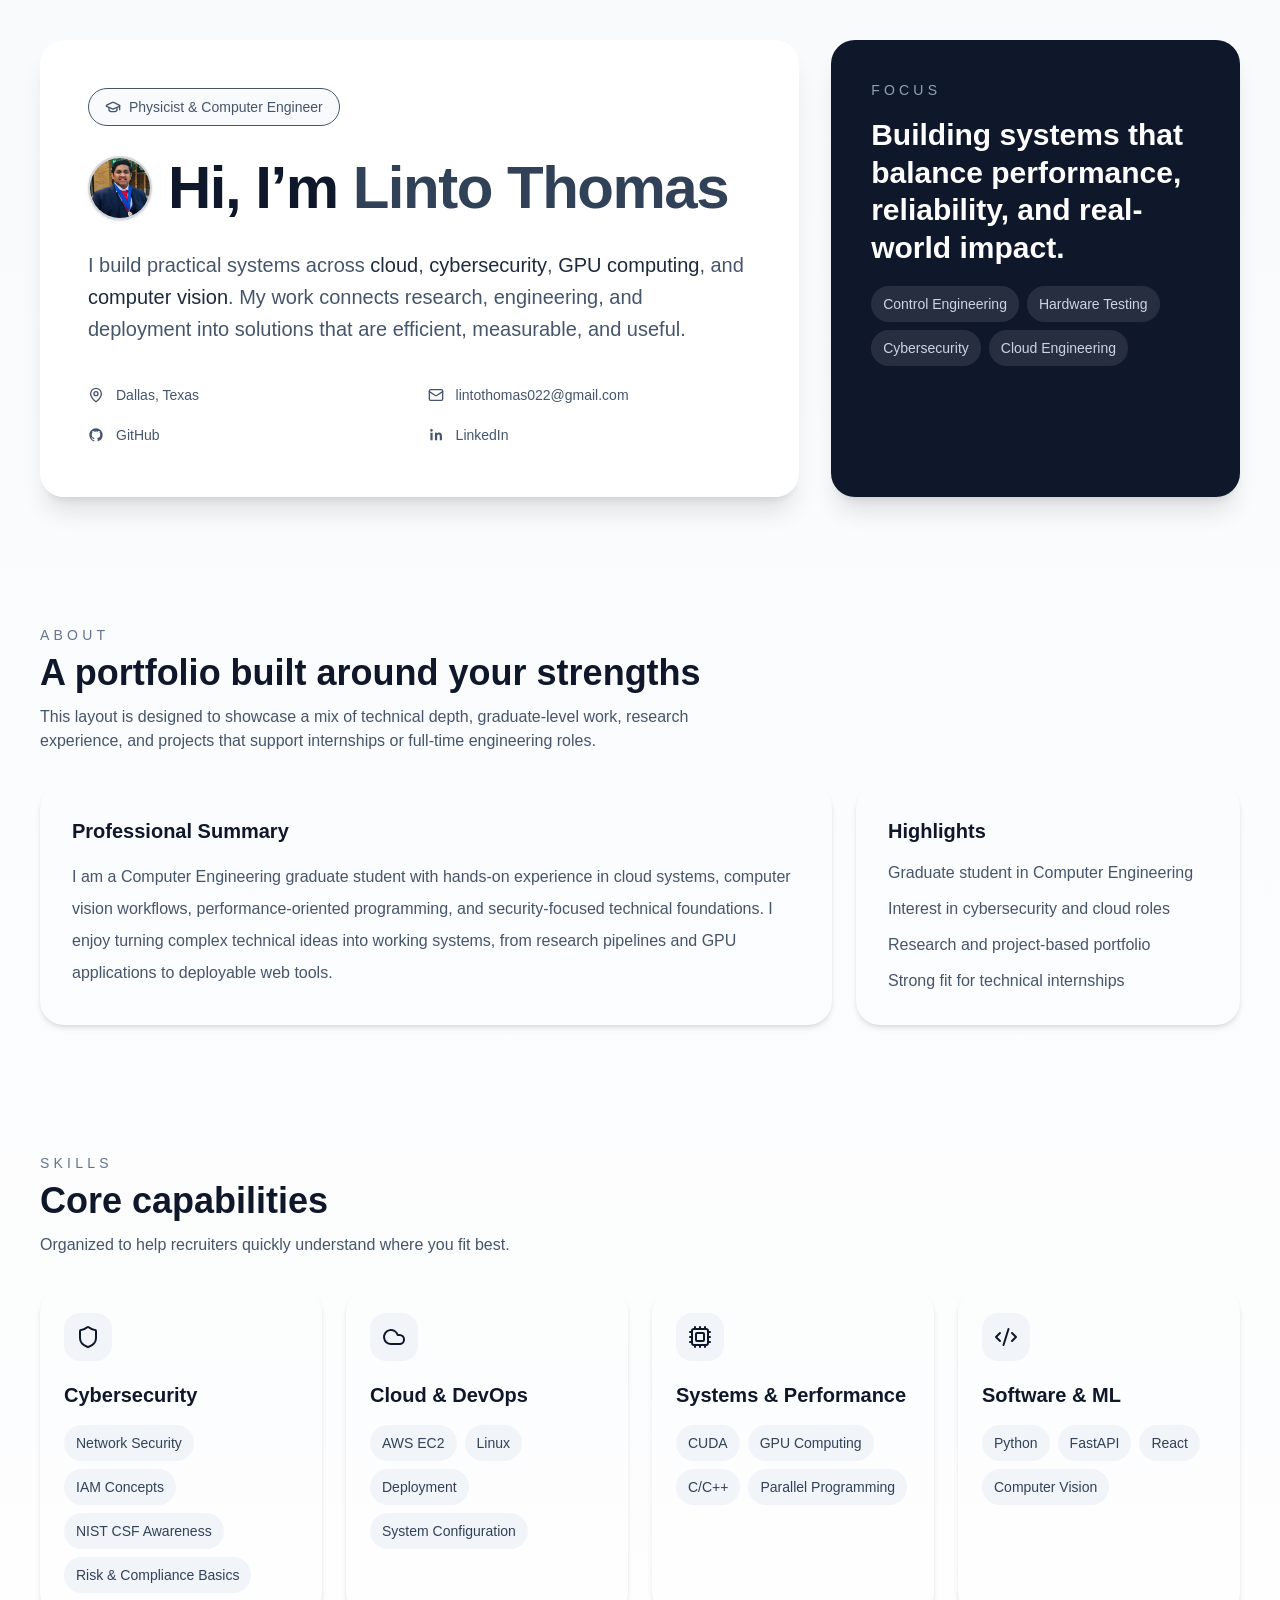
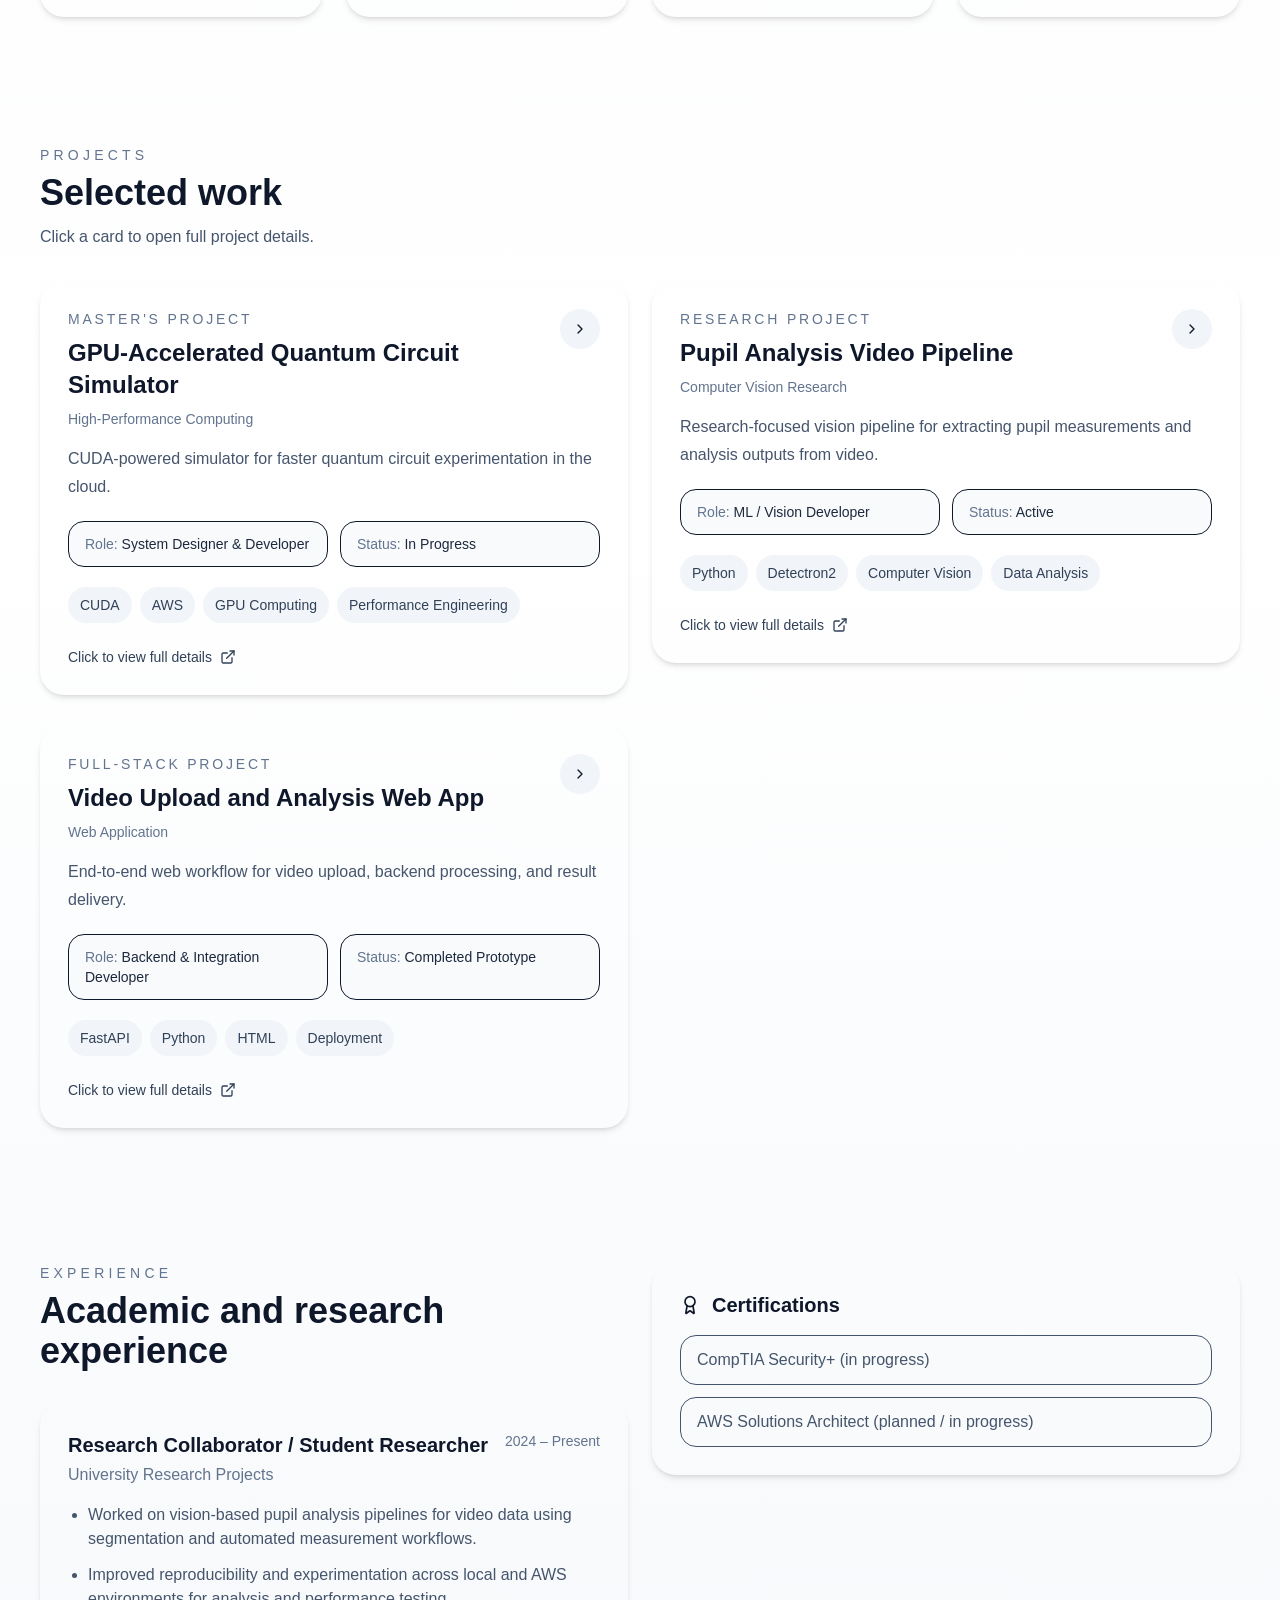
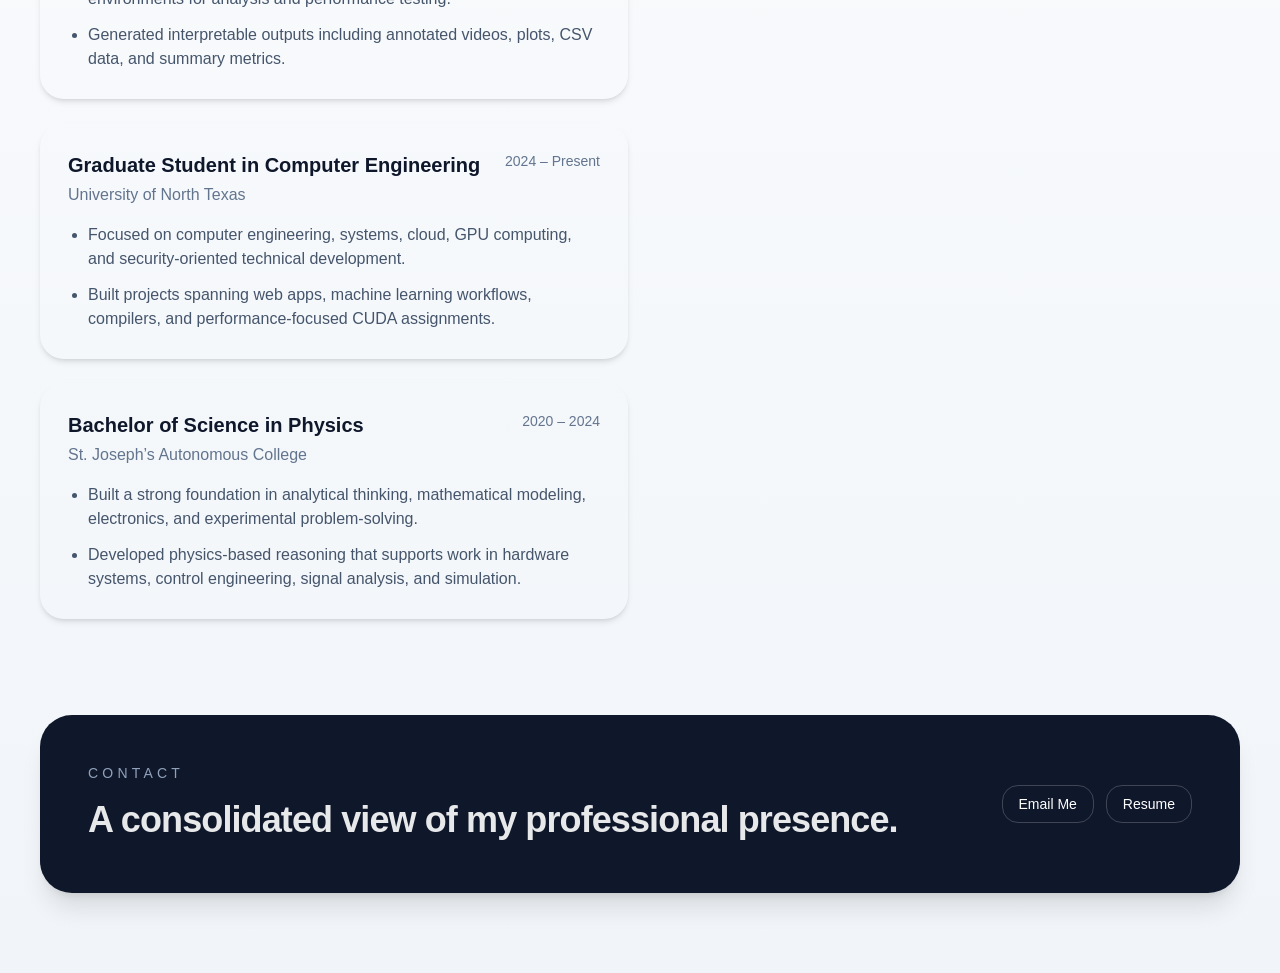
<file: index.html>
<!DOCTYPE html><html lang="en" class="geist_a71539c9-module__T19VSG__variable geist_mono_8d43a2aa-module__8Li5zG__variable h-full antialiased"><head><meta charSet="utf-8"/><meta name="viewport" content="width=device-width, initial-scale=1"/><link rel="preload" href="/_next/static/media/797e433ab948586e-s.p.0.q-h669a_dqa.woff2" as="font" crossorigin="" type="font/woff2"/><link rel="preload" href="/_next/static/media/caa3a2e1cccd8315-s.p.16t1db8_9y2o~.woff2" as="font" crossorigin="" type="font/woff2"/><link rel="stylesheet" href="/_next/static/chunks/0qd6q-2_gj5hf.css" data-precedence="next"/><link rel="preload" as="script" fetchPriority="low" href="/_next/static/chunks/11qk_vpw_zwkf.js"/><script src="/_next/static/chunks/0pjq-hlddzx4h.js" async=""></script><script src="/_next/static/chunks/10~x95jhs6ns3.js" async=""></script><script src="/_next/static/chunks/turbopack-0ikejbk8pggqy.js" async=""></script><script src="/_next/static/chunks/0fsi8lw5utejl.js" async=""></script><script src="/_next/static/chunks/0d3tkj33oycf2.js" async=""></script><script src="/_next/static/chunks/03xt42rkaa5n6.js" async=""></script><meta name="next-size-adjust" content=""/><title>Linto Thomas | Portfolio</title><meta name="description" content="Physicist &amp; Computer Engineer"/><link rel="icon" href="/favicon.ico?favicon.0wsxc2b-c143i.ico" sizes="48x48" type="image/x-icon"/><script src="/_next/static/chunks/03~yq9q893hmn.js" noModule=""></script></head><body class="min-h-full flex flex-col"><div hidden=""><!--$--><!--/$--></div><div class="min-h-screen bg-gradient-to-b from-slate-50 via-white to-slate-100 text-slate-900"><section class="mx-auto max-w-7xl px-6 pb-16 pt-10 md:px-10"><div class="grid items-stretch gap-8 lg:grid-cols-[1.3fr_0.7fr]" style="opacity:0;transform:translateY(24px)"><div class="rounded-3xl border-0 bg-white/90 shadow-xl backdrop-blur"><div class="p-8 md:p-12"><div class="inline-flex items-center gap-2 rounded-full border bg-slate-50 px-4 py-2 text-sm text-slate-600"><svg xmlns="http://www.w3.org/2000/svg" width="24" height="24" viewBox="0 0 24 24" fill="none" stroke="currentColor" stroke-width="2" stroke-linecap="round" stroke-linejoin="round" class="lucide lucide-graduation-cap h-4 w-4" aria-hidden="true"><path d="M21.42 10.922a1 1 0 0 0-.019-1.838L12.83 5.18a2 2 0 0 0-1.66 0L2.6 9.08a1 1 0 0 0 0 1.832l8.57 3.908a2 2 0 0 0 1.66 0z"></path><path d="M22 10v6"></path><path d="M6 12.5V16a6 3 0 0 0 12 0v-3.5"></path></svg>Physicist &amp; Computer Engineer</div><div class="mt-6 flex items-center gap-4"><img alt="Profile" loading="lazy" width="64" height="64" decoding="async" data-nimg="1" class="rounded-full object-cover border-2 border-gray-300 shadow-sm" style="color:transparent" src="/profile.jpeg"/><h1 class="text-4xl font-semibold leading-tight tracking-tight md:text-6xl">Hi, I’m <span class="text-slate-700">Linto Thomas</span></h1></div><p class="mt-6 max-w-2xl text-lg leading-8 text-slate-600 md:text-xl">I build practical systems across<!-- --> <span class="font-medium text-slate-800">cloud</span>,<!-- --> <span class="font-medium text-slate-800">cybersecurity</span>,<!-- --> <span class="font-medium text-slate-800">GPU computing</span>, and<!-- --> <span class="font-medium text-slate-800">computer vision</span>. My work connects research, engineering, and deployment into solutions that are efficient, measurable, and useful.</p><div class="mt-10 grid gap-4 text-sm text-slate-600 sm:grid-cols-2"><div class="flex items-center gap-3"><svg xmlns="http://www.w3.org/2000/svg" width="24" height="24" viewBox="0 0 24 24" fill="none" stroke="currentColor" stroke-width="2" stroke-linecap="round" stroke-linejoin="round" class="lucide lucide-map-pin h-4 w-4" aria-hidden="true"><path d="M20 10c0 4.993-5.539 10.193-7.399 11.799a1 1 0 0 1-1.202 0C9.539 20.193 4 14.993 4 10a8 8 0 0 1 16 0"></path><circle cx="12" cy="10" r="3"></circle></svg> Dallas, Texas</div><div class="flex items-center gap-3"><svg xmlns="http://www.w3.org/2000/svg" width="24" height="24" viewBox="0 0 24 24" fill="none" stroke="currentColor" stroke-width="2" stroke-linecap="round" stroke-linejoin="round" class="lucide lucide-mail h-4 w-4" aria-hidden="true"><path d="m22 7-8.991 5.727a2 2 0 0 1-2.009 0L2 7"></path><rect x="2" y="4" width="20" height="16" rx="2"></rect></svg> lintothomas022@gmail.com</div><a href="https://github.com/lintothomas022" aria-label="GitHub" class="mx-[-0.5rem] flex items-center gap-3 rounded-xl px-2 py-1 transition hover:bg-slate-100"><svg viewBox="0 0 24 24" fill="currentColor" aria-hidden="true" class="h-4 w-4"><path d="M12 2C6.477 2 2 6.484 2 12.017c0 4.425 2.865 8.18 6.839 9.504.5.092.682-.217.682-.483 0-.237-.008-.866-.013-1.7-2.782.605-3.369-1.343-3.369-1.343-.455-1.158-1.11-1.466-1.11-1.466-.908-.62.069-.608.069-.608 1.004.07 1.532 1.032 1.532 1.032.892 1.53 2.341 1.088 2.91.832.091-.647.349-1.088.635-1.338-2.22-.253-4.555-1.113-4.555-4.951 0-1.093.39-1.988 1.03-2.688-.104-.253-.447-1.272.098-2.65 0 0 .84-.27 2.75 1.027A9.564 9.564 0 0 1 12 6.844c.85.004 1.705.115 2.504.337 1.909-1.297 2.747-1.027 2.747-1.027.547 1.378.204 2.397.1 2.65.64.7 1.028 1.595 1.028 2.688 0 3.848-2.339 4.695-4.566 4.943.359.309.678.919.678 1.852 0 1.336-.012 2.415-.012 2.744 0 .268.18.58.688.481A10.02 10.02 0 0 0 22 12.017C22 6.484 17.523 2 12 2Z"></path></svg><span>GitHub</span></a><a href="https://www.linkedin.com/in/linto-thomas-76081430a/" aria-label="LinkedIn" class="mx-[-0.5rem] flex items-center gap-3 rounded-xl px-2 py-1 transition hover:bg-slate-100"><svg viewBox="0 0 24 24" fill="currentColor" aria-hidden="true" class="h-4 w-4"><path d="M6.94 8.5H3.56V20h3.38V8.5ZM5.25 3C4.14 3 3.24 3.9 3.24 5.01c0 1.1.9 2 2.01 2 1.1 0 2-.9 2-2A2 2 0 0 0 5.25 3ZM20.76 12.79c0-3.14-1.68-4.6-3.92-4.6-1.81 0-2.62 1-3.08 1.7V8.5h-3.38c.05.92 0 11.5 0 11.5h3.38v-6.42c0-.34.02-.68.13-.92.27-.68.88-1.38 1.91-1.38 1.35 0 1.89 1.03 1.89 2.54V20H21s-.04-5.66-.04-7.21Z"></path></svg><span>LinkedIn</span></a></div></div></div><div class="overflow-hidden rounded-3xl border-0 bg-slate-900 text-white shadow-xl"><div class="flex h-full flex-col justify-between p-8 md:p-10"><div><p class="text-sm uppercase tracking-[0.3em] text-slate-400">Focus</p><h2 class="mt-4 text-2xl font-semibold leading-tight md:text-3xl">Building systems that balance performance, reliability, and real-world impact.</h2><div class="mt-5 flex flex-wrap gap-2"><span class="rounded-full bg-white/10 px-3 py-2 text-sm text-slate-300">Control Engineering</span><span class="rounded-full bg-white/10 px-3 py-2 text-sm text-slate-300">Hardware Testing</span><span class="rounded-full bg-white/10 px-3 py-2 text-sm text-slate-300">Cybersecurity</span><span class="rounded-full bg-white/10 px-3 py-2 text-sm text-slate-300">Cloud Engineering</span></div></div></div></div></div></section><section class="mx-auto max-w-7xl px-6 py-16 md:px-10"><div class="mb-8"><p class="mb-2 text-sm uppercase tracking-[0.3em] text-slate-500">About</p><h2 class="text-3xl font-semibold text-slate-900 md:text-4xl">A portfolio built around your strengths</h2><p class="mt-3 max-w-2xl text-slate-600">This layout is designed to showcase a mix of technical depth, graduate-level work, research experience, and projects that support internships or full-time engineering roles.</p></div><div class="grid gap-6 lg:grid-cols-3"><div class="rounded-3xl border-0 shadow-md lg:col-span-2"><div class="p-8"><h3 class="mb-4 text-xl font-semibold">Professional Summary</h3><p class="leading-8 text-slate-600">I am a Computer Engineering graduate student with hands-on experience in cloud systems, computer vision workflows, performance-oriented programming, and security-focused technical foundations. I enjoy turning complex technical ideas into working systems, from research pipelines and GPU applications to deployable web tools.</p></div></div><div class="rounded-3xl border-0 shadow-md"><div class="p-8"><h3 class="mb-4 text-xl font-semibold">Highlights</h3><ul class="space-y-3 text-slate-600"><li>Graduate student in Computer Engineering</li><li>Interest in cybersecurity and cloud roles</li><li>Research and project-based portfolio</li><li>Strong fit for technical internships</li></ul></div></div></div></section><section class="mx-auto max-w-7xl px-6 py-16 md:px-10"><div class="mb-8"><p class="mb-2 text-sm uppercase tracking-[0.3em] text-slate-500">Skills</p><h2 class="text-3xl font-semibold text-slate-900 md:text-4xl">Core capabilities</h2><p class="mt-3 max-w-2xl text-slate-600">Organized to help recruiters quickly understand where you fit best.</p></div><div class="grid gap-6 md:grid-cols-2 xl:grid-cols-4"><div><div class="h-full rounded-3xl border-0 shadow-md"><div class="p-6"><div class="mb-5 flex h-12 w-12 items-center justify-center rounded-2xl bg-slate-100"><svg xmlns="http://www.w3.org/2000/svg" width="24" height="24" viewBox="0 0 24 24" fill="none" stroke="currentColor" stroke-width="2" stroke-linecap="round" stroke-linejoin="round" class="lucide lucide-shield h-6 w-6" aria-hidden="true"><path d="M20 13c0 5-3.5 7.5-7.66 8.95a1 1 0 0 1-.67-.01C7.5 20.5 4 18 4 13V6a1 1 0 0 1 1-1c2 0 4.5-1.2 6.24-2.72a1.17 1.17 0 0 1 1.52 0C14.51 3.81 17 5 19 5a1 1 0 0 1 1 1z"></path></svg></div><h3 class="mb-4 text-xl font-semibold">Cybersecurity</h3><div class="flex flex-wrap gap-2"><span class="rounded-full bg-slate-100 px-3 py-2 text-sm text-slate-700">Network Security</span><span class="rounded-full bg-slate-100 px-3 py-2 text-sm text-slate-700">IAM Concepts</span><span class="rounded-full bg-slate-100 px-3 py-2 text-sm text-slate-700">NIST CSF Awareness</span><span class="rounded-full bg-slate-100 px-3 py-2 text-sm text-slate-700">Risk &amp; Compliance Basics</span></div></div></div></div><div><div class="h-full rounded-3xl border-0 shadow-md"><div class="p-6"><div class="mb-5 flex h-12 w-12 items-center justify-center rounded-2xl bg-slate-100"><svg xmlns="http://www.w3.org/2000/svg" width="24" height="24" viewBox="0 0 24 24" fill="none" stroke="currentColor" stroke-width="2" stroke-linecap="round" stroke-linejoin="round" class="lucide lucide-cloud h-6 w-6" aria-hidden="true"><path d="M17.5 19H9a7 7 0 1 1 6.71-9h1.79a4.5 4.5 0 1 1 0 9Z"></path></svg></div><h3 class="mb-4 text-xl font-semibold">Cloud &amp; DevOps</h3><div class="flex flex-wrap gap-2"><span class="rounded-full bg-slate-100 px-3 py-2 text-sm text-slate-700">AWS EC2</span><span class="rounded-full bg-slate-100 px-3 py-2 text-sm text-slate-700">Linux</span><span class="rounded-full bg-slate-100 px-3 py-2 text-sm text-slate-700">Deployment</span><span class="rounded-full bg-slate-100 px-3 py-2 text-sm text-slate-700">System Configuration</span></div></div></div></div><div><div class="h-full rounded-3xl border-0 shadow-md"><div class="p-6"><div class="mb-5 flex h-12 w-12 items-center justify-center rounded-2xl bg-slate-100"><svg xmlns="http://www.w3.org/2000/svg" width="24" height="24" viewBox="0 0 24 24" fill="none" stroke="currentColor" stroke-width="2" stroke-linecap="round" stroke-linejoin="round" class="lucide lucide-cpu h-6 w-6" aria-hidden="true"><path d="M12 20v2"></path><path d="M12 2v2"></path><path d="M17 20v2"></path><path d="M17 2v2"></path><path d="M2 12h2"></path><path d="M2 17h2"></path><path d="M2 7h2"></path><path d="M20 12h2"></path><path d="M20 17h2"></path><path d="M20 7h2"></path><path d="M7 20v2"></path><path d="M7 2v2"></path><rect x="4" y="4" width="16" height="16" rx="2"></rect><rect x="8" y="8" width="8" height="8" rx="1"></rect></svg></div><h3 class="mb-4 text-xl font-semibold">Systems &amp; Performance</h3><div class="flex flex-wrap gap-2"><span class="rounded-full bg-slate-100 px-3 py-2 text-sm text-slate-700">CUDA</span><span class="rounded-full bg-slate-100 px-3 py-2 text-sm text-slate-700">GPU Computing</span><span class="rounded-full bg-slate-100 px-3 py-2 text-sm text-slate-700">C/C++</span><span class="rounded-full bg-slate-100 px-3 py-2 text-sm text-slate-700">Parallel Programming</span></div></div></div></div><div><div class="h-full rounded-3xl border-0 shadow-md"><div class="p-6"><div class="mb-5 flex h-12 w-12 items-center justify-center rounded-2xl bg-slate-100"><svg xmlns="http://www.w3.org/2000/svg" width="24" height="24" viewBox="0 0 24 24" fill="none" stroke="currentColor" stroke-width="2" stroke-linecap="round" stroke-linejoin="round" class="lucide lucide-code-xml h-6 w-6" aria-hidden="true"><path d="m18 16 4-4-4-4"></path><path d="m6 8-4 4 4 4"></path><path d="m14.5 4-5 16"></path></svg></div><h3 class="mb-4 text-xl font-semibold">Software &amp; ML</h3><div class="flex flex-wrap gap-2"><span class="rounded-full bg-slate-100 px-3 py-2 text-sm text-slate-700">Python</span><span class="rounded-full bg-slate-100 px-3 py-2 text-sm text-slate-700">FastAPI</span><span class="rounded-full bg-slate-100 px-3 py-2 text-sm text-slate-700">React</span><span class="rounded-full bg-slate-100 px-3 py-2 text-sm text-slate-700">Computer Vision</span></div></div></div></div></div></section><section class="mx-auto max-w-7xl px-6 py-16 md:px-10"><div class="mb-8"><p class="mb-2 text-sm uppercase tracking-[0.3em] text-slate-500">Projects</p><h2 class="text-3xl font-semibold text-slate-900 md:text-4xl">Selected work</h2><p class="mt-3 max-w-2xl text-slate-600">Click a card to open full project details.</p></div><div class="grid gap-6 lg:grid-cols-2"><div><button type="button" class="w-full text-left"><div class="h-full overflow-hidden rounded-3xl border-0 shadow-md transition hover:shadow-xl"><div class="p-7"><div class="flex items-start justify-between gap-4"><div><p class="text-sm uppercase tracking-[0.2em] text-slate-500">Master&#x27;s Project</p><h3 class="mt-2 text-2xl font-semibold text-slate-900">GPU-Accelerated Quantum Circuit Simulator</h3><p class="mt-2 text-sm text-slate-500">High-Performance Computing</p></div><div class="shrink-0 rounded-full bg-slate-100 p-3"><svg xmlns="http://www.w3.org/2000/svg" width="24" height="24" viewBox="0 0 24 24" fill="none" stroke="currentColor" stroke-width="2" stroke-linecap="round" stroke-linejoin="round" class="lucide lucide-chevron-right h-4 w-4" aria-hidden="true"><path d="m9 18 6-6-6-6"></path></svg></div></div><p class="mt-4 leading-7 text-slate-600">CUDA-powered simulator for faster quantum circuit experimentation in the cloud.</p><div class="mt-5 grid gap-3 text-sm sm:grid-cols-2"><div class="rounded-2xl border bg-slate-50 px-4 py-3"><span class="text-slate-500">Role:</span><span class="font-medium text-slate-800"> <!-- -->System Designer &amp; Developer</span></div><div class="rounded-2xl border bg-slate-50 px-4 py-3"><span class="text-slate-500">Status:</span><span class="font-medium text-slate-800"> <!-- -->In Progress</span></div></div><div class="mt-5 flex flex-wrap gap-2"><span class="rounded-full bg-slate-100 px-3 py-2 text-sm text-slate-700">CUDA</span><span class="rounded-full bg-slate-100 px-3 py-2 text-sm text-slate-700">AWS</span><span class="rounded-full bg-slate-100 px-3 py-2 text-sm text-slate-700">GPU Computing</span><span class="rounded-full bg-slate-100 px-3 py-2 text-sm text-slate-700">Performance Engineering</span></div><div class="mt-6 flex items-center gap-2 text-sm font-medium text-slate-700"><span>Click to view full details</span><svg xmlns="http://www.w3.org/2000/svg" width="24" height="24" viewBox="0 0 24 24" fill="none" stroke="currentColor" stroke-width="2" stroke-linecap="round" stroke-linejoin="round" class="lucide lucide-external-link h-4 w-4" aria-hidden="true"><path d="M15 3h6v6"></path><path d="M10 14 21 3"></path><path d="M18 13v6a2 2 0 0 1-2 2H5a2 2 0 0 1-2-2V8a2 2 0 0 1 2-2h6"></path></svg></div></div></div></button></div><div><button type="button" class="w-full text-left"><div class="h-full overflow-hidden rounded-3xl border-0 shadow-md transition hover:shadow-xl"><div class="p-7"><div class="flex items-start justify-between gap-4"><div><p class="text-sm uppercase tracking-[0.2em] text-slate-500">Research Project</p><h3 class="mt-2 text-2xl font-semibold text-slate-900">Pupil Analysis Video Pipeline</h3><p class="mt-2 text-sm text-slate-500">Computer Vision Research</p></div><div class="shrink-0 rounded-full bg-slate-100 p-3"><svg xmlns="http://www.w3.org/2000/svg" width="24" height="24" viewBox="0 0 24 24" fill="none" stroke="currentColor" stroke-width="2" stroke-linecap="round" stroke-linejoin="round" class="lucide lucide-chevron-right h-4 w-4" aria-hidden="true"><path d="m9 18 6-6-6-6"></path></svg></div></div><p class="mt-4 leading-7 text-slate-600">Research-focused vision pipeline for extracting pupil measurements and analysis outputs from video.</p><div class="mt-5 grid gap-3 text-sm sm:grid-cols-2"><div class="rounded-2xl border bg-slate-50 px-4 py-3"><span class="text-slate-500">Role:</span><span class="font-medium text-slate-800"> <!-- -->ML / Vision Developer</span></div><div class="rounded-2xl border bg-slate-50 px-4 py-3"><span class="text-slate-500">Status:</span><span class="font-medium text-slate-800"> <!-- -->Active</span></div></div><div class="mt-5 flex flex-wrap gap-2"><span class="rounded-full bg-slate-100 px-3 py-2 text-sm text-slate-700">Python</span><span class="rounded-full bg-slate-100 px-3 py-2 text-sm text-slate-700">Detectron2</span><span class="rounded-full bg-slate-100 px-3 py-2 text-sm text-slate-700">Computer Vision</span><span class="rounded-full bg-slate-100 px-3 py-2 text-sm text-slate-700">Data Analysis</span></div><div class="mt-6 flex items-center gap-2 text-sm font-medium text-slate-700"><span>Click to view full details</span><svg xmlns="http://www.w3.org/2000/svg" width="24" height="24" viewBox="0 0 24 24" fill="none" stroke="currentColor" stroke-width="2" stroke-linecap="round" stroke-linejoin="round" class="lucide lucide-external-link h-4 w-4" aria-hidden="true"><path d="M15 3h6v6"></path><path d="M10 14 21 3"></path><path d="M18 13v6a2 2 0 0 1-2 2H5a2 2 0 0 1-2-2V8a2 2 0 0 1 2-2h6"></path></svg></div></div></div></button></div><div><button type="button" class="w-full text-left"><div class="h-full overflow-hidden rounded-3xl border-0 shadow-md transition hover:shadow-xl"><div class="p-7"><div class="flex items-start justify-between gap-4"><div><p class="text-sm uppercase tracking-[0.2em] text-slate-500">Full-Stack Project</p><h3 class="mt-2 text-2xl font-semibold text-slate-900">Video Upload and Analysis Web App</h3><p class="mt-2 text-sm text-slate-500">Web Application</p></div><div class="shrink-0 rounded-full bg-slate-100 p-3"><svg xmlns="http://www.w3.org/2000/svg" width="24" height="24" viewBox="0 0 24 24" fill="none" stroke="currentColor" stroke-width="2" stroke-linecap="round" stroke-linejoin="round" class="lucide lucide-chevron-right h-4 w-4" aria-hidden="true"><path d="m9 18 6-6-6-6"></path></svg></div></div><p class="mt-4 leading-7 text-slate-600">End-to-end web workflow for video upload, backend processing, and result delivery.</p><div class="mt-5 grid gap-3 text-sm sm:grid-cols-2"><div class="rounded-2xl border bg-slate-50 px-4 py-3"><span class="text-slate-500">Role:</span><span class="font-medium text-slate-800"> <!-- -->Backend &amp; Integration Developer</span></div><div class="rounded-2xl border bg-slate-50 px-4 py-3"><span class="text-slate-500">Status:</span><span class="font-medium text-slate-800"> <!-- -->Completed Prototype</span></div></div><div class="mt-5 flex flex-wrap gap-2"><span class="rounded-full bg-slate-100 px-3 py-2 text-sm text-slate-700">FastAPI</span><span class="rounded-full bg-slate-100 px-3 py-2 text-sm text-slate-700">Python</span><span class="rounded-full bg-slate-100 px-3 py-2 text-sm text-slate-700">HTML</span><span class="rounded-full bg-slate-100 px-3 py-2 text-sm text-slate-700">Deployment</span></div><div class="mt-6 flex items-center gap-2 text-sm font-medium text-slate-700"><span>Click to view full details</span><svg xmlns="http://www.w3.org/2000/svg" width="24" height="24" viewBox="0 0 24 24" fill="none" stroke="currentColor" stroke-width="2" stroke-linecap="round" stroke-linejoin="round" class="lucide lucide-external-link h-4 w-4" aria-hidden="true"><path d="M15 3h6v6"></path><path d="M10 14 21 3"></path><path d="M18 13v6a2 2 0 0 1-2 2H5a2 2 0 0 1-2-2V8a2 2 0 0 1 2-2h6"></path></svg></div></div></div></button></div></div></section><section class="mx-auto max-w-7xl px-6 py-16 md:px-10"><div class="grid gap-6 lg:grid-cols-2"><div><div class="mb-8"><p class="mb-2 text-sm uppercase tracking-[0.3em] text-slate-500">Experience</p><h2 class="text-3xl font-semibold text-slate-900 md:text-4xl">Academic and research experience</h2></div><div class="space-y-6"><div class="rounded-3xl border-0 shadow-md"><div class="p-7"><div class="flex items-start justify-between gap-4"><div><h3 class="text-xl font-semibold">Research Collaborator / Student Researcher</h3><p class="mt-1 text-slate-500">University Research Projects</p></div><span class="whitespace-nowrap text-sm text-slate-500">2024 – Present</span></div><ul class="mt-4 list-disc space-y-3 pl-5 text-slate-600"><li>Worked on vision-based pupil analysis pipelines for video data using segmentation and automated measurement workflows.</li><li>Improved reproducibility and experimentation across local and AWS environments for analysis and performance testing.</li><li>Generated interpretable outputs including annotated videos, plots, CSV data, and summary metrics.</li></ul></div></div><div class="rounded-3xl border-0 shadow-md"><div class="p-7"><div class="flex items-start justify-between gap-4"><div><h3 class="text-xl font-semibold">Graduate Student in Computer Engineering</h3><p class="mt-1 text-slate-500">University of North Texas</p></div><span class="whitespace-nowrap text-sm text-slate-500">2024 – Present</span></div><ul class="mt-4 list-disc space-y-3 pl-5 text-slate-600"><li>Focused on computer engineering, systems, cloud, GPU computing, and security-oriented technical development.</li><li>Built projects spanning web apps, machine learning workflows, compilers, and performance-focused CUDA assignments.</li></ul></div></div><div class="rounded-3xl border-0 shadow-md"><div class="p-7"><div class="flex items-start justify-between gap-4"><div><h3 class="text-xl font-semibold">Bachelor of Science in Physics</h3><p class="mt-1 text-slate-500">St. Joseph’s Autonomous College</p></div><span class="whitespace-nowrap text-sm text-slate-500">2020 – 2024</span></div><ul class="mt-4 list-disc space-y-3 pl-5 text-slate-600"><li>Built a strong foundation in analytical thinking, mathematical modeling, electronics, and experimental problem-solving.</li><li>Developed physics-based reasoning that supports work in hardware systems, control engineering, signal analysis, and simulation.</li></ul></div></div></div></div><div class="space-y-6"><div class="rounded-3xl border-0 shadow-md"><div class="p-7"><div class="mb-4 flex items-center gap-3"><svg xmlns="http://www.w3.org/2000/svg" width="24" height="24" viewBox="0 0 24 24" fill="none" stroke="currentColor" stroke-width="2" stroke-linecap="round" stroke-linejoin="round" class="lucide lucide-award h-5 w-5" aria-hidden="true"><path d="m15.477 12.89 1.515 8.526a.5.5 0 0 1-.81.47l-3.58-2.687a1 1 0 0 0-1.197 0l-3.586 2.686a.5.5 0 0 1-.81-.469l1.514-8.526"></path><circle cx="12" cy="8" r="6"></circle></svg><h3 class="text-xl font-semibold">Certifications</h3></div><ul class="space-y-3 text-slate-600"><li class="rounded-2xl border bg-slate-50 px-4 py-3">CompTIA Security+ (in progress)</li><li class="rounded-2xl border bg-slate-50 px-4 py-3">AWS Solutions Architect (planned / in progress)</li></ul></div></div></div></div></section><section class="mx-auto max-w-7xl px-6 pb-20 pt-8 md:px-10"><div class="overflow-hidden rounded-[2rem] border-0 bg-slate-900 text-white shadow-xl"><div class="flex flex-col gap-6 p-8 md:flex-row md:items-center md:justify-between md:p-12"><div><p class="text-sm uppercase tracking-[0.3em] text-slate-400">Contact</p><h2 class="mt-3 text-3xl md:text-4xl font-semibold text-white/90 tracking-tight leading-snug">A consolidated view of my professional presence.</h2></div><div class="flex flex-wrap gap-3"><a href="https://mail.google.com/mail/?view=cm&amp;to=lintothomas022@gmail.com&amp;subject=Portfolio%20Contact" target="_blank"><button class="inline-flex items-center justify-center px-4 py-2 text-sm font-medium transition bg-slate-900 text-white rounded-2xl border border-white/20 bg-transparent text-white transition hover:!bg-white hover:!text-slate-900">Email Me</button></a><a href="/resume.pdf" target="_blank" rel="noopener noreferrer"><button class="inline-flex items-center justify-center px-4 py-2 text-sm font-medium transition border border-slate-300 bg-transparent text-current rounded-2xl border border-white/20 bg-transparent text-white transition hover:!bg-white hover:!text-slate-900">Resume</button></a></div></div></div></section></div><!--$--><!--/$--><script src="/_next/static/chunks/11qk_vpw_zwkf.js" id="_R_" async=""></script><script>(self.__next_f=self.__next_f||[]).push([0])</script><script>self.__next_f.push([1,"1:\"$Sreact.fragment\"\n2:I[39756,[\"/_next/static/chunks/0fsi8lw5utejl.js\",\"/_next/static/chunks/0d3tkj33oycf2.js\"],\"default\"]\n3:I[37457,[\"/_next/static/chunks/0fsi8lw5utejl.js\",\"/_next/static/chunks/0d3tkj33oycf2.js\"],\"default\"]\n4:I[47257,[\"/_next/static/chunks/0fsi8lw5utejl.js\",\"/_next/static/chunks/0d3tkj33oycf2.js\"],\"ClientPageRoot\"]\n5:I[31713,[\"/_next/static/chunks/0fsi8lw5utejl.js\",\"/_next/static/chunks/0d3tkj33oycf2.js\",\"/_next/static/chunks/03xt42rkaa5n6.js\"],\"default\"]\n8:I[97367,[\"/_next/static/chunks/0fsi8lw5utejl.js\",\"/_next/static/chunks/0d3tkj33oycf2.js\"],\"OutletBoundary\"]\n9:\"$Sreact.suspense\"\nb:I[97367,[\"/_next/static/chunks/0fsi8lw5utejl.js\",\"/_next/static/chunks/0d3tkj33oycf2.js\"],\"ViewportBoundary\"]\nd:I[97367,[\"/_next/static/chunks/0fsi8lw5utejl.js\",\"/_next/static/chunks/0d3tkj33oycf2.js\"],\"MetadataBoundary\"]\nf:I[68027,[\"/_next/static/chunks/0fsi8lw5utejl.js\",\"/_next/static/chunks/0d3tkj33oycf2.js\"],\"default\",1]\n:HL[\"/_next/static/chunks/0qd6q-2_gj5hf.css\",\"style\"]\n:HL[\"/_next/static/media/797e433ab948586e-s.p.0.q-h669a_dqa.woff2\",\"font\",{\"crossOrigin\":\"\",\"type\":\"font/woff2\"}]\n:HL[\"/_next/static/media/caa3a2e1cccd8315-s.p.16t1db8_9y2o~.woff2\",\"font\",{\"crossOrigin\":\"\",\"type\":\"font/woff2\"}]\n"])</script><script>self.__next_f.push([1,"0:{\"P\":null,\"c\":[\"\",\"\"],\"q\":\"\",\"i\":false,\"f\":[[[\"\",{\"children\":[\"__PAGE__\",{}]},\"$undefined\",\"$undefined\",16],[[\"$\",\"$1\",\"c\",{\"children\":[[[\"$\",\"link\",\"0\",{\"rel\":\"stylesheet\",\"href\":\"/_next/static/chunks/0qd6q-2_gj5hf.css\",\"precedence\":\"next\",\"crossOrigin\":\"$undefined\",\"nonce\":\"$undefined\"}],[\"$\",\"script\",\"script-0\",{\"src\":\"/_next/static/chunks/0fsi8lw5utejl.js\",\"async\":true,\"nonce\":\"$undefined\"}],[\"$\",\"script\",\"script-1\",{\"src\":\"/_next/static/chunks/0d3tkj33oycf2.js\",\"async\":true,\"nonce\":\"$undefined\"}]],[\"$\",\"html\",null,{\"lang\":\"en\",\"className\":\"geist_a71539c9-module__T19VSG__variable geist_mono_8d43a2aa-module__8Li5zG__variable h-full antialiased\",\"children\":[\"$\",\"body\",null,{\"className\":\"min-h-full flex flex-col\",\"children\":[\"$\",\"$L2\",null,{\"parallelRouterKey\":\"children\",\"error\":\"$undefined\",\"errorStyles\":\"$undefined\",\"errorScripts\":\"$undefined\",\"template\":[\"$\",\"$L3\",null,{}],\"templateStyles\":\"$undefined\",\"templateScripts\":\"$undefined\",\"notFound\":[[[\"$\",\"title\",null,{\"children\":\"404: This page could not be found.\"}],[\"$\",\"div\",null,{\"style\":{\"fontFamily\":\"system-ui,\\\"Segoe UI\\\",Roboto,Helvetica,Arial,sans-serif,\\\"Apple Color Emoji\\\",\\\"Segoe UI Emoji\\\"\",\"height\":\"100vh\",\"textAlign\":\"center\",\"display\":\"flex\",\"flexDirection\":\"column\",\"alignItems\":\"center\",\"justifyContent\":\"center\"},\"children\":[\"$\",\"div\",null,{\"children\":[[\"$\",\"style\",null,{\"dangerouslySetInnerHTML\":{\"__html\":\"body{color:#000;background:#fff;margin:0}.next-error-h1{border-right:1px solid rgba(0,0,0,.3)}@media (prefers-color-scheme:dark){body{color:#fff;background:#000}.next-error-h1{border-right:1px solid rgba(255,255,255,.3)}}\"}}],[\"$\",\"h1\",null,{\"className\":\"next-error-h1\",\"style\":{\"display\":\"inline-block\",\"margin\":\"0 20px 0 0\",\"padding\":\"0 23px 0 0\",\"fontSize\":24,\"fontWeight\":500,\"verticalAlign\":\"top\",\"lineHeight\":\"49px\"},\"children\":404}],[\"$\",\"div\",null,{\"style\":{\"display\":\"inline-block\"},\"children\":[\"$\",\"h2\",null,{\"style\":{\"fontSize\":14,\"fontWeight\":400,\"lineHeight\":\"49px\",\"margin\":0},\"children\":\"This page could not be found.\"}]}]]}]}]],[]],\"forbidden\":\"$undefined\",\"unauthorized\":\"$undefined\"}]}]}]]}],{\"children\":[[\"$\",\"$1\",\"c\",{\"children\":[[\"$\",\"$L4\",null,{\"Component\":\"$5\",\"serverProvidedParams\":{\"searchParams\":{},\"params\":{},\"promises\":[\"$@6\",\"$@7\"]}}],[[\"$\",\"script\",\"script-0\",{\"src\":\"/_next/static/chunks/03xt42rkaa5n6.js\",\"async\":true,\"nonce\":\"$undefined\"}]],[\"$\",\"$L8\",null,{\"children\":[\"$\",\"$9\",null,{\"name\":\"Next.MetadataOutlet\",\"children\":\"$@a\"}]}]]}],{},null,false,null]},null,false,null],[\"$\",\"$1\",\"h\",{\"children\":[null,[\"$\",\"$Lb\",null,{\"children\":\"$Lc\"}],[\"$\",\"div\",null,{\"hidden\":true,\"children\":[\"$\",\"$Ld\",null,{\"children\":[\"$\",\"$9\",null,{\"name\":\"Next.Metadata\",\"children\":\"$Le\"}]}]}],[\"$\",\"meta\",null,{\"name\":\"next-size-adjust\",\"content\":\"\"}]]}],false]],\"m\":\"$undefined\",\"G\":[\"$f\",[[\"$\",\"link\",\"0\",{\"rel\":\"stylesheet\",\"href\":\"/_next/static/chunks/0qd6q-2_gj5hf.css\",\"precedence\":\"next\",\"crossOrigin\":\"$undefined\",\"nonce\":\"$undefined\"}]]],\"S\":true,\"h\":null,\"s\":\"$undefined\",\"l\":\"$undefined\",\"p\":\"$undefined\",\"d\":\"$undefined\",\"b\":\"W34AlsogYom5-QieDWSHi\"}\n"])</script><script>self.__next_f.push([1,"6:{}\n7:\"$0:f:0:1:1:children:0:props:children:0:props:serverProvidedParams:params\"\n"])</script><script>self.__next_f.push([1,"c:[[\"$\",\"meta\",\"0\",{\"charSet\":\"utf-8\"}],[\"$\",\"meta\",\"1\",{\"name\":\"viewport\",\"content\":\"width=device-width, initial-scale=1\"}]]\n"])</script><script>self.__next_f.push([1,"10:I[27201,[\"/_next/static/chunks/0fsi8lw5utejl.js\",\"/_next/static/chunks/0d3tkj33oycf2.js\"],\"IconMark\"]\na:null\ne:[[\"$\",\"title\",\"0\",{\"children\":\"Linto Thomas | Portfolio\"}],[\"$\",\"meta\",\"1\",{\"name\":\"description\",\"content\":\"Physicist \u0026 Computer Engineer\"}],[\"$\",\"link\",\"2\",{\"rel\":\"icon\",\"href\":\"/favicon.ico?favicon.0wsxc2b-c143i.ico\",\"sizes\":\"48x48\",\"type\":\"image/x-icon\"}],[\"$\",\"$L10\",\"3\",{}]]\n"])</script></body></html>
</file>
<file: _next/static/chunks/0qd6q-2_gj5hf.css>
@font-face{font-family:Geist;font-style:normal;font-weight:100 900;font-display:swap;src:url(../media/8a480f0b521d4e75-s.06d3mdzz5bre_.woff2)format("woff2");unicode-range:U+301,U+400-45F,U+490-491,U+4B0-4B1,U+2116}@font-face{font-family:Geist;font-style:normal;font-weight:100 900;font-display:swap;src:url(../media/7178b3e590c64307-s.11.cyxs5p-0z~.woff2)format("woff2");unicode-range:U+100-2BA,U+2BD-2C5,U+2C7-2CC,U+2CE-2D7,U+2DD-2FF,U+304,U+308,U+329,U+1D00-1DBF,U+1E00-1E9F,U+1EF2-1EFF,U+2020,U+20A0-20AB,U+20AD-20C0,U+2113,U+2C60-2C7F,U+A720-A7FF}@font-face{font-family:Geist;font-style:normal;font-weight:100 900;font-display:swap;src:url(../media/caa3a2e1cccd8315-s.p.16t1db8_9y2o~.woff2)format("woff2");unicode-range:U+??,U+131,U+152-153,U+2BB-2BC,U+2C6,U+2DA,U+2DC,U+304,U+308,U+329,U+2000-206F,U+20AC,U+2122,U+2191,U+2193,U+2212,U+2215,U+FEFF,U+FFFD}@font-face{font-family:Geist Fallback;src:local(Arial);ascent-override:95.94%;descent-override:28.16%;line-gap-override:0.0%;size-adjust:104.76%}.geist_a71539c9-module__T19VSG__className{font-family:Geist,Geist Fallback;font-style:normal}.geist_a71539c9-module__T19VSG__variable{--font-geist-sans:"Geist", "Geist Fallback"}
@font-face{font-family:Geist Mono;font-style:normal;font-weight:100 900;font-display:swap;src:url(../media/4fa387ec64143e14-s.0q3udbd2bu5yp.woff2)format("woff2");unicode-range:U+301,U+400-45F,U+490-491,U+4B0-4B1,U+2116}@font-face{font-family:Geist Mono;font-style:normal;font-weight:100 900;font-display:swap;src:url(../media/bbc41e54d2fcbd21-s.0gw~uztddq1df.woff2)format("woff2");unicode-range:U+100-2BA,U+2BD-2C5,U+2C7-2CC,U+2CE-2D7,U+2DD-2FF,U+304,U+308,U+329,U+1D00-1DBF,U+1E00-1E9F,U+1EF2-1EFF,U+2020,U+20A0-20AB,U+20AD-20C0,U+2113,U+2C60-2C7F,U+A720-A7FF}@font-face{font-family:Geist Mono;font-style:normal;font-weight:100 900;font-display:swap;src:url(../media/797e433ab948586e-s.p.0.q-h669a_dqa.woff2)format("woff2");unicode-range:U+??,U+131,U+152-153,U+2BB-2BC,U+2C6,U+2DA,U+2DC,U+304,U+308,U+329,U+2000-206F,U+20AC,U+2122,U+2191,U+2193,U+2212,U+2215,U+FEFF,U+FFFD}@font-face{font-family:Geist Mono Fallback;src:local(Arial);ascent-override:74.67%;descent-override:21.92%;line-gap-override:0.0%;size-adjust:134.59%}.geist_mono_8d43a2aa-module__8Li5zG__className{font-family:Geist Mono,Geist Mono Fallback;font-style:normal}.geist_mono_8d43a2aa-module__8Li5zG__variable{--font-geist-mono:"Geist Mono", "Geist Mono Fallback"}
@layer properties{@supports (((-webkit-hyphens:none)) and (not (margin-trim:inline))) or ((-moz-orient:inline) and (not (color:rgb(from red r g b)))){*,:before,:after,::backdrop{--tw-space-y-reverse:0;--tw-border-style:solid;--tw-gradient-position:initial;--tw-gradient-from:#0000;--tw-gradient-via:#0000;--tw-gradient-to:#0000;--tw-gradient-stops:initial;--tw-gradient-via-stops:initial;--tw-gradient-from-position:0%;--tw-gradient-via-position:50%;--tw-gradient-to-position:100%;--tw-leading:initial;--tw-font-weight:initial;--tw-tracking:initial;--tw-shadow:0 0 #0000;--tw-shadow-color:initial;--tw-shadow-alpha:100%;--tw-inset-shadow:0 0 #0000;--tw-inset-shadow-color:initial;--tw-inset-shadow-alpha:100%;--tw-ring-color:initial;--tw-ring-shadow:0 0 #0000;--tw-inset-ring-color:initial;--tw-inset-ring-shadow:0 0 #0000;--tw-ring-inset:initial;--tw-ring-offset-width:0px;--tw-ring-offset-color:#fff;--tw-ring-offset-shadow:0 0 #0000;--tw-outline-style:solid;--tw-backdrop-blur:initial;--tw-backdrop-brightness:initial;--tw-backdrop-contrast:initial;--tw-backdrop-grayscale:initial;--tw-backdrop-hue-rotate:initial;--tw-backdrop-invert:initial;--tw-backdrop-opacity:initial;--tw-backdrop-saturate:initial;--tw-backdrop-sepia:initial}}}@layer theme{:root,:host{--font-sans:ui-sans-serif, system-ui, sans-serif, "Apple Color Emoji", "Segoe UI Emoji", "Segoe UI Symbol", "Noto Color Emoji";--font-mono:ui-monospace, SFMono-Regular, Menlo, Monaco, Consolas, "Liberation Mono", "Courier New", monospace;--color-slate-50:#f8fafc;--color-slate-100:#f1f5f9;--color-slate-300:#cad5e2;--color-slate-400:#90a1b9;--color-slate-500:#62748e;--color-slate-600:#45556c;--color-slate-700:#314158;--color-slate-800:#1d293d;--color-slate-900:#0f172b;--color-slate-950:#020618;--color-gray-300:#d1d5dc;--color-white:#fff;--spacing:.25rem;--container-2xl:42rem;--container-3xl:48rem;--container-5xl:64rem;--container-7xl:80rem;--text-xs:.75rem;--text-xs--line-height:calc(1 / .75);--text-sm:.875rem;--text-sm--line-height:calc(1.25 / .875);--text-lg:1.125rem;--text-lg--line-height:calc(1.75 / 1.125);--text-xl:1.25rem;--text-xl--line-height:calc(1.75 / 1.25);--text-2xl:1.5rem;--text-2xl--line-height:calc(2 / 1.5);--text-3xl:1.875rem;--text-3xl--line-height:calc(2.25 / 1.875);--text-4xl:2.25rem;--text-4xl--line-height:calc(2.5 / 2.25);--text-6xl:3.75rem;--text-6xl--line-height:1;--font-weight-medium:500;--font-weight-semibold:600;--tracking-tight:-.025em;--leading-tight:1.25;--leading-snug:1.375;--radius-xl:.75rem;--radius-2xl:1rem;--radius-3xl:1.5rem;--blur-sm:8px;--default-transition-duration:.15s;--default-transition-timing-function:cubic-bezier(.4, 0, .2, 1);--default-font-family:var(--font-sans);--default-mono-font-family:var(--font-mono)}@supports (color:lab(0% 0 0)){:root,:host{--color-slate-50:lab(98.1434% -.369549 -1.05968);--color-slate-100:lab(96.286% -.852466 -2.46847);--color-slate-300:lab(84.7652% -1.94535 -7.93337);--color-slate-400:lab(65.5349% -2.25151 -14.5072);--color-slate-500:lab(48.0876% -2.03595 -16.5814);--color-slate-600:lab(35.5623% -1.74978 -15.4316);--color-slate-700:lab(26.9569% -1.47018 -15.6993);--color-slate-800:lab(16.132% -.318021 -14.6672);--color-slate-900:lab(7.78673% 1.82346 -15.0537);--color-slate-950:lab(1.76974% 1.32743 -9.28855);--color-gray-300:lab(85.1236% -.612259 -3.7138)}}}@layer base{*,:after,:before,::backdrop{box-sizing:border-box;border:0 solid;margin:0;padding:0}::file-selector-button{box-sizing:border-box;border:0 solid;margin:0;padding:0}html,:host{-webkit-text-size-adjust:100%;tab-size:4;line-height:1.5;font-family:var(--default-font-family,ui-sans-serif, system-ui, sans-serif, "Apple Color Emoji", "Segoe UI Emoji", "Segoe UI Symbol", "Noto Color Emoji");font-feature-settings:var(--default-font-feature-settings,normal);font-variation-settings:var(--default-font-variation-settings,normal);-webkit-tap-highlight-color:transparent}hr{height:0;color:inherit;border-top-width:1px}abbr:where([title]){-webkit-text-decoration:underline dotted;text-decoration:underline dotted}h1,h2,h3,h4,h5,h6{font-size:inherit;font-weight:inherit}a{color:inherit;-webkit-text-decoration:inherit;-webkit-text-decoration:inherit;-webkit-text-decoration:inherit;-webkit-text-decoration:inherit;text-decoration:inherit}b,strong{font-weight:bolder}code,kbd,samp,pre{font-family:var(--default-mono-font-family,ui-monospace, SFMono-Regular, Menlo, Monaco, Consolas, "Liberation Mono", "Courier New", monospace);font-feature-settings:var(--default-mono-font-feature-settings,normal);font-variation-settings:var(--default-mono-font-variation-settings,normal);font-size:1em}small{font-size:80%}sub,sup{vertical-align:baseline;font-size:75%;line-height:0;position:relative}sub{bottom:-.25em}sup{top:-.5em}table{text-indent:0;border-color:inherit;border-collapse:collapse}:-moz-focusring{outline:auto}progress{vertical-align:baseline}summary{display:list-item}ol,ul,menu{list-style:none}img,svg,video,canvas,audio,iframe,embed,object{vertical-align:middle;display:block}img,video{max-width:100%;height:auto}button,input,select,optgroup,textarea{font:inherit;font-feature-settings:inherit;font-variation-settings:inherit;letter-spacing:inherit;color:inherit;opacity:1;background-color:#0000;border-radius:0}::file-selector-button{font:inherit;font-feature-settings:inherit;font-variation-settings:inherit;letter-spacing:inherit;color:inherit;opacity:1;background-color:#0000;border-radius:0}:where(select:is([multiple],[size])) optgroup{font-weight:bolder}:where(select:is([multiple],[size])) optgroup option{padding-inline-start:20px}::file-selector-button{margin-inline-end:4px}::placeholder{opacity:1}@supports (not ((-webkit-appearance:-apple-pay-button))) or (contain-intrinsic-size:1px){::placeholder{color:currentColor}@supports (color:color-mix(in lab, red, red)){::placeholder{color:color-mix(in oklab, currentcolor 50%, transparent)}}}textarea{resize:vertical}::-webkit-search-decoration{-webkit-appearance:none}::-webkit-date-and-time-value{min-height:1lh;text-align:inherit}::-webkit-datetime-edit{display:inline-flex}::-webkit-datetime-edit-fields-wrapper{padding:0}::-webkit-datetime-edit{padding-block:0}::-webkit-datetime-edit-year-field{padding-block:0}::-webkit-datetime-edit-month-field{padding-block:0}::-webkit-datetime-edit-day-field{padding-block:0}::-webkit-datetime-edit-hour-field{padding-block:0}::-webkit-datetime-edit-minute-field{padding-block:0}::-webkit-datetime-edit-second-field{padding-block:0}::-webkit-datetime-edit-millisecond-field{padding-block:0}::-webkit-datetime-edit-meridiem-field{padding-block:0}::-webkit-calendar-picker-indicator{line-height:1}:-moz-ui-invalid{box-shadow:none}button,input:where([type=button],[type=reset],[type=submit]){appearance:button}::file-selector-button{appearance:button}::-webkit-inner-spin-button{height:auto}::-webkit-outer-spin-button{height:auto}[hidden]:where(:not([hidden=until-found])){display:none!important}}@layer components;@layer utilities{.absolute{position:absolute}.fixed{position:fixed}.relative{position:relative}.sticky{position:sticky}.inset-0{inset:calc(var(--spacing) * 0)}.start{inset-inline-start:var(--spacing)}.top-0{top:calc(var(--spacing) * 0)}.z-10{z-index:10}.z-50{z-index:50}.mx-\[-0\.5rem\]{margin-inline:-.5rem}.mx-auto{margin-inline:auto}.mt-1{margin-top:calc(var(--spacing) * 1)}.mt-2{margin-top:calc(var(--spacing) * 2)}.mt-3{margin-top:calc(var(--spacing) * 3)}.mt-4{margin-top:calc(var(--spacing) * 4)}.mt-5{margin-top:calc(var(--spacing) * 5)}.mt-6{margin-top:calc(var(--spacing) * 6)}.mt-10{margin-top:calc(var(--spacing) * 10)}.mb-2{margin-bottom:calc(var(--spacing) * 2)}.mb-3{margin-bottom:calc(var(--spacing) * 3)}.mb-4{margin-bottom:calc(var(--spacing) * 4)}.mb-5{margin-bottom:calc(var(--spacing) * 5)}.mb-8{margin-bottom:calc(var(--spacing) * 8)}.flex{display:flex}.grid{display:grid}.inline-flex{display:inline-flex}.h-4{height:calc(var(--spacing) * 4)}.h-5{height:calc(var(--spacing) * 5)}.h-6{height:calc(var(--spacing) * 6)}.h-12{height:calc(var(--spacing) * 12)}.h-full{height:100%}.max-h-\[90vh\]{max-height:90vh}.min-h-full{min-height:100%}.min-h-screen{min-height:100vh}.w-4{width:calc(var(--spacing) * 4)}.w-5{width:calc(var(--spacing) * 5)}.w-6{width:calc(var(--spacing) * 6)}.w-12{width:calc(var(--spacing) * 12)}.w-full{width:100%}.max-w-2xl{max-width:var(--container-2xl)}.max-w-3xl{max-width:var(--container-3xl)}.max-w-5xl{max-width:var(--container-5xl)}.max-w-7xl{max-width:var(--container-7xl)}.shrink-0{flex-shrink:0}.list-disc{list-style-type:disc}.flex-col{flex-direction:column}.flex-wrap{flex-wrap:wrap}.items-center{align-items:center}.items-start{align-items:flex-start}.items-stretch{align-items:stretch}.justify-between{justify-content:space-between}.justify-center{justify-content:center}.gap-2{gap:calc(var(--spacing) * 2)}.gap-3{gap:calc(var(--spacing) * 3)}.gap-4{gap:calc(var(--spacing) * 4)}.gap-6{gap:calc(var(--spacing) * 6)}.gap-8{gap:calc(var(--spacing) * 8)}:where(.space-y-3>:not(:last-child)){--tw-space-y-reverse:0;margin-block-start:calc(calc(var(--spacing) * 3) * var(--tw-space-y-reverse));margin-block-end:calc(calc(var(--spacing) * 3) * calc(1 - var(--tw-space-y-reverse)))}:where(.space-y-6>:not(:last-child)){--tw-space-y-reverse:0;margin-block-start:calc(calc(var(--spacing) * 6) * var(--tw-space-y-reverse));margin-block-end:calc(calc(var(--spacing) * 6) * calc(1 - var(--tw-space-y-reverse)))}:where(.space-y-8>:not(:last-child)){--tw-space-y-reverse:0;margin-block-start:calc(calc(var(--spacing) * 8) * var(--tw-space-y-reverse));margin-block-end:calc(calc(var(--spacing) * 8) * calc(1 - var(--tw-space-y-reverse)))}.overflow-hidden{overflow:hidden}.overflow-y-auto{overflow-y:auto}.rounded-2xl{border-radius:var(--radius-2xl)}.rounded-3xl{border-radius:var(--radius-3xl)}.rounded-\[1\.75rem\]{border-radius:1.75rem}.rounded-\[2rem\]{border-radius:2rem}.rounded-full{border-radius:3.40282e38px}.rounded-xl{border-radius:var(--radius-xl)}.rounded-t-\[2rem\]{border-top-left-radius:2rem;border-top-right-radius:2rem}.border{border-style:var(--tw-border-style);border-width:1px}.border-0{border-style:var(--tw-border-style);border-width:0}.border-2{border-style:var(--tw-border-style);border-width:2px}.border-b{border-bottom-style:var(--tw-border-style);border-bottom-width:1px}.border-gray-300{border-color:var(--color-gray-300)}.border-slate-300{border-color:var(--color-slate-300)}.border-white\/20{border-color:#fff3}@supports (color:color-mix(in lab, red, red)){.border-white\/20{border-color:color-mix(in oklab, var(--color-white) 20%, transparent)}}.bg-slate-50{background-color:var(--color-slate-50)}.bg-slate-100{background-color:var(--color-slate-100)}.bg-slate-900{background-color:var(--color-slate-900)}.bg-slate-950\/60{background-color:#02061899}@supports (color:color-mix(in lab, red, red)){.bg-slate-950\/60{background-color:color-mix(in oklab, var(--color-slate-950) 60%, transparent)}}.bg-transparent{background-color:#0000}.bg-white{background-color:var(--color-white)}.bg-white\/10{background-color:#ffffff1a}@supports (color:color-mix(in lab, red, red)){.bg-white\/10{background-color:color-mix(in oklab, var(--color-white) 10%, transparent)}}.bg-white\/90{background-color:#ffffffe6}@supports (color:color-mix(in lab, red, red)){.bg-white\/90{background-color:color-mix(in oklab, var(--color-white) 90%, transparent)}}.bg-white\/95{background-color:#fffffff2}@supports (color:color-mix(in lab, red, red)){.bg-white\/95{background-color:color-mix(in oklab, var(--color-white) 95%, transparent)}}.bg-gradient-to-b{--tw-gradient-position:to bottom in oklab;background-image:linear-gradient(var(--tw-gradient-stops))}.from-slate-50{--tw-gradient-from:var(--color-slate-50);--tw-gradient-stops:var(--tw-gradient-via-stops,var(--tw-gradient-position), var(--tw-gradient-from) var(--tw-gradient-from-position), var(--tw-gradient-to) var(--tw-gradient-to-position))}.via-white{--tw-gradient-via:var(--color-white);--tw-gradient-via-stops:var(--tw-gradient-position), var(--tw-gradient-from) var(--tw-gradient-from-position), var(--tw-gradient-via) var(--tw-gradient-via-position), var(--tw-gradient-to) var(--tw-gradient-to-position);--tw-gradient-stops:var(--tw-gradient-via-stops)}.to-slate-100{--tw-gradient-to:var(--color-slate-100);--tw-gradient-stops:var(--tw-gradient-via-stops,var(--tw-gradient-position), var(--tw-gradient-from) var(--tw-gradient-from-position), var(--tw-gradient-to) var(--tw-gradient-to-position))}.object-cover{object-fit:cover}.p-3{padding:calc(var(--spacing) * 3)}.p-4{padding:calc(var(--spacing) * 4)}.p-5{padding:calc(var(--spacing) * 5)}.p-6{padding:calc(var(--spacing) * 6)}.p-7{padding:calc(var(--spacing) * 7)}.p-8{padding:calc(var(--spacing) * 8)}.px-2{padding-inline:calc(var(--spacing) * 2)}.px-3{padding-inline:calc(var(--spacing) * 3)}.px-4{padding-inline:calc(var(--spacing) * 4)}.px-6{padding-inline:calc(var(--spacing) * 6)}.py-1{padding-block:calc(var(--spacing) * 1)}.py-2{padding-block:calc(var(--spacing) * 2)}.py-3{padding-block:calc(var(--spacing) * 3)}.py-5{padding-block:calc(var(--spacing) * 5)}.py-16{padding-block:calc(var(--spacing) * 16)}.pt-2{padding-top:calc(var(--spacing) * 2)}.pt-8{padding-top:calc(var(--spacing) * 8)}.pt-10{padding-top:calc(var(--spacing) * 10)}.pb-16{padding-bottom:calc(var(--spacing) * 16)}.pb-20{padding-bottom:calc(var(--spacing) * 20)}.pl-5{padding-left:calc(var(--spacing) * 5)}.text-left{text-align:left}.text-2xl{font-size:var(--text-2xl);line-height:var(--tw-leading,var(--text-2xl--line-height))}.text-3xl{font-size:var(--text-3xl);line-height:var(--tw-leading,var(--text-3xl--line-height))}.text-4xl{font-size:var(--text-4xl);line-height:var(--tw-leading,var(--text-4xl--line-height))}.text-lg{font-size:var(--text-lg);line-height:var(--tw-leading,var(--text-lg--line-height))}.text-sm{font-size:var(--text-sm);line-height:var(--tw-leading,var(--text-sm--line-height))}.text-xl{font-size:var(--text-xl);line-height:var(--tw-leading,var(--text-xl--line-height))}.text-xs{font-size:var(--text-xs);line-height:var(--tw-leading,var(--text-xs--line-height))}.leading-7{--tw-leading:calc(var(--spacing) * 7);line-height:calc(var(--spacing) * 7)}.leading-8{--tw-leading:calc(var(--spacing) * 8);line-height:calc(var(--spacing) * 8)}.leading-snug{--tw-leading:var(--leading-snug);line-height:var(--leading-snug)}.leading-tight{--tw-leading:var(--leading-tight);line-height:var(--leading-tight)}.font-medium{--tw-font-weight:var(--font-weight-medium);font-weight:var(--font-weight-medium)}.font-semibold{--tw-font-weight:var(--font-weight-semibold);font-weight:var(--font-weight-semibold)}.tracking-\[0\.2em\]{--tw-tracking:.2em;letter-spacing:.2em}.tracking-\[0\.3em\]{--tw-tracking:.3em;letter-spacing:.3em}.tracking-\[0\.25em\]{--tw-tracking:.25em;letter-spacing:.25em}.tracking-tight{--tw-tracking:var(--tracking-tight);letter-spacing:var(--tracking-tight)}.whitespace-nowrap{white-space:nowrap}.text-current{color:currentColor}.text-slate-300{color:var(--color-slate-300)}.text-slate-400{color:var(--color-slate-400)}.text-slate-500{color:var(--color-slate-500)}.text-slate-600{color:var(--color-slate-600)}.text-slate-700{color:var(--color-slate-700)}.text-slate-800{color:var(--color-slate-800)}.text-slate-900{color:var(--color-slate-900)}.text-white{color:var(--color-white)}.text-white\/90{color:#ffffffe6}@supports (color:color-mix(in lab, red, red)){.text-white\/90{color:color-mix(in oklab, var(--color-white) 90%, transparent)}}.uppercase{text-transform:uppercase}.antialiased{-webkit-font-smoothing:antialiased;-moz-osx-font-smoothing:grayscale}.shadow-2xl{--tw-shadow:0 25px 50px -12px var(--tw-shadow-color,#00000040);box-shadow:var(--tw-inset-shadow), var(--tw-inset-ring-shadow), var(--tw-ring-offset-shadow), var(--tw-ring-shadow), var(--tw-shadow)}.shadow-md{--tw-shadow:0 4px 6px -1px var(--tw-shadow-color,#0000001a), 0 2px 4px -2px var(--tw-shadow-color,#0000001a);box-shadow:var(--tw-inset-shadow), var(--tw-inset-ring-shadow), var(--tw-ring-offset-shadow), var(--tw-ring-shadow), var(--tw-shadow)}.shadow-sm{--tw-shadow:0 1px 3px 0 var(--tw-shadow-color,#0000001a), 0 1px 2px -1px var(--tw-shadow-color,#0000001a);box-shadow:var(--tw-inset-shadow), var(--tw-inset-ring-shadow), var(--tw-ring-offset-shadow), var(--tw-ring-shadow), var(--tw-shadow)}.shadow-xl{--tw-shadow:0 20px 25px -5px var(--tw-shadow-color,#0000001a), 0 8px 10px -6px var(--tw-shadow-color,#0000001a);box-shadow:var(--tw-inset-shadow), var(--tw-inset-ring-shadow), var(--tw-ring-offset-shadow), var(--tw-ring-shadow), var(--tw-shadow)}.outline{outline-style:var(--tw-outline-style);outline-width:1px}.backdrop-blur{--tw-backdrop-blur:blur(8px);-webkit-backdrop-filter:var(--tw-backdrop-blur,) var(--tw-backdrop-brightness,) var(--tw-backdrop-contrast,) var(--tw-backdrop-grayscale,) var(--tw-backdrop-hue-rotate,) var(--tw-backdrop-invert,) var(--tw-backdrop-opacity,) var(--tw-backdrop-saturate,) var(--tw-backdrop-sepia,);backdrop-filter:var(--tw-backdrop-blur,) var(--tw-backdrop-brightness,) var(--tw-backdrop-contrast,) var(--tw-backdrop-grayscale,) var(--tw-backdrop-hue-rotate,) var(--tw-backdrop-invert,) var(--tw-backdrop-opacity,) var(--tw-backdrop-saturate,) var(--tw-backdrop-sepia,)}.backdrop-blur-sm{--tw-backdrop-blur:blur(var(--blur-sm));-webkit-backdrop-filter:var(--tw-backdrop-blur,) var(--tw-backdrop-brightness,) var(--tw-backdrop-contrast,) var(--tw-backdrop-grayscale,) var(--tw-backdrop-hue-rotate,) var(--tw-backdrop-invert,) var(--tw-backdrop-opacity,) var(--tw-backdrop-saturate,) var(--tw-backdrop-sepia,);backdrop-filter:var(--tw-backdrop-blur,) var(--tw-backdrop-brightness,) var(--tw-backdrop-contrast,) var(--tw-backdrop-grayscale,) var(--tw-backdrop-hue-rotate,) var(--tw-backdrop-invert,) var(--tw-backdrop-opacity,) var(--tw-backdrop-saturate,) var(--tw-backdrop-sepia,)}.transition{transition-property:color,background-color,border-color,outline-color,text-decoration-color,fill,stroke,--tw-gradient-from,--tw-gradient-via,--tw-gradient-to,opacity,box-shadow,transform,translate,scale,rotate,filter,-webkit-backdrop-filter,backdrop-filter,display,content-visibility,overlay,pointer-events;transition-timing-function:var(--tw-ease,var(--default-transition-timing-function));transition-duration:var(--tw-duration,var(--default-transition-duration))}@media (hover:hover){.hover\:\!bg-white:hover{background-color:var(--color-white)!important}.hover\:bg-slate-100:hover{background-color:var(--color-slate-100)}.hover\:\!text-slate-900:hover{color:var(--color-slate-900)!important}.hover\:shadow-xl:hover{--tw-shadow:0 20px 25px -5px var(--tw-shadow-color,#0000001a), 0 8px 10px -6px var(--tw-shadow-color,#0000001a);box-shadow:var(--tw-inset-shadow), var(--tw-inset-ring-shadow), var(--tw-ring-offset-shadow), var(--tw-ring-shadow), var(--tw-shadow)}}@media (min-width:40rem){.sm\:grid-cols-2{grid-template-columns:repeat(2,minmax(0,1fr))}}@media (min-width:48rem){.md\:grid-cols-2{grid-template-columns:repeat(2,minmax(0,1fr))}.md\:grid-cols-3{grid-template-columns:repeat(3,minmax(0,1fr))}.md\:flex-row{flex-direction:row}.md\:items-center{align-items:center}.md\:justify-between{justify-content:space-between}.md\:p-6{padding:calc(var(--spacing) * 6)}.md\:p-8{padding:calc(var(--spacing) * 8)}.md\:p-10{padding:calc(var(--spacing) * 10)}.md\:p-12{padding:calc(var(--spacing) * 12)}.md\:px-8{padding-inline:calc(var(--spacing) * 8)}.md\:px-10{padding-inline:calc(var(--spacing) * 10)}.md\:text-3xl{font-size:var(--text-3xl);line-height:var(--tw-leading,var(--text-3xl--line-height))}.md\:text-4xl{font-size:var(--text-4xl);line-height:var(--tw-leading,var(--text-4xl--line-height))}.md\:text-6xl{font-size:var(--text-6xl);line-height:var(--tw-leading,var(--text-6xl--line-height))}.md\:text-xl{font-size:var(--text-xl);line-height:var(--tw-leading,var(--text-xl--line-height))}}@media (min-width:64rem){.lg\:col-span-2{grid-column:span 2/span 2}.lg\:grid-cols-2{grid-template-columns:repeat(2,minmax(0,1fr))}.lg\:grid-cols-3{grid-template-columns:repeat(3,minmax(0,1fr))}.lg\:grid-cols-\[1\.3fr_0\.7fr\]{grid-template-columns:1.3fr .7fr}}@media (min-width:80rem){.xl\:grid-cols-4{grid-template-columns:repeat(4,minmax(0,1fr))}}}html,body{margin:0;padding:0}body{color:#0f172a;background:#f8fafc;font-family:Arial,Helvetica,sans-serif}*{box-sizing:border-box}@property --tw-space-y-reverse{syntax:"*";inherits:false;initial-value:0}@property --tw-border-style{syntax:"*";inherits:false;initial-value:solid}@property --tw-gradient-position{syntax:"*";inherits:false}@property --tw-gradient-from{syntax:"<color>";inherits:false;initial-value:#0000}@property --tw-gradient-via{syntax:"<color>";inherits:false;initial-value:#0000}@property --tw-gradient-to{syntax:"<color>";inherits:false;initial-value:#0000}@property --tw-gradient-stops{syntax:"*";inherits:false}@property --tw-gradient-via-stops{syntax:"*";inherits:false}@property --tw-gradient-from-position{syntax:"<length-percentage>";inherits:false;initial-value:0%}@property --tw-gradient-via-position{syntax:"<length-percentage>";inherits:false;initial-value:50%}@property --tw-gradient-to-position{syntax:"<length-percentage>";inherits:false;initial-value:100%}@property --tw-leading{syntax:"*";inherits:false}@property --tw-font-weight{syntax:"*";inherits:false}@property --tw-tracking{syntax:"*";inherits:false}@property --tw-shadow{syntax:"*";inherits:false;initial-value:0 0 #0000}@property --tw-shadow-color{syntax:"*";inherits:false}@property --tw-shadow-alpha{syntax:"<percentage>";inherits:false;initial-value:100%}@property --tw-inset-shadow{syntax:"*";inherits:false;initial-value:0 0 #0000}@property --tw-inset-shadow-color{syntax:"*";inherits:false}@property --tw-inset-shadow-alpha{syntax:"<percentage>";inherits:false;initial-value:100%}@property --tw-ring-color{syntax:"*";inherits:false}@property --tw-ring-shadow{syntax:"*";inherits:false;initial-value:0 0 #0000}@property --tw-inset-ring-color{syntax:"*";inherits:false}@property --tw-inset-ring-shadow{syntax:"*";inherits:false;initial-value:0 0 #0000}@property --tw-ring-inset{syntax:"*";inherits:false}@property --tw-ring-offset-width{syntax:"<length>";inherits:false;initial-value:0}@property --tw-ring-offset-color{syntax:"*";inherits:false;initial-value:#fff}@property --tw-ring-offset-shadow{syntax:"*";inherits:false;initial-value:0 0 #0000}@property --tw-outline-style{syntax:"*";inherits:false;initial-value:solid}@property --tw-backdrop-blur{syntax:"*";inherits:false}@property --tw-backdrop-brightness{syntax:"*";inherits:false}@property --tw-backdrop-contrast{syntax:"*";inherits:false}@property --tw-backdrop-grayscale{syntax:"*";inherits:false}@property --tw-backdrop-hue-rotate{syntax:"*";inherits:false}@property --tw-backdrop-invert{syntax:"*";inherits:false}@property --tw-backdrop-opacity{syntax:"*";inherits:false}@property --tw-backdrop-saturate{syntax:"*";inherits:false}@property --tw-backdrop-sepia{syntax:"*";inherits:false}
</file>
